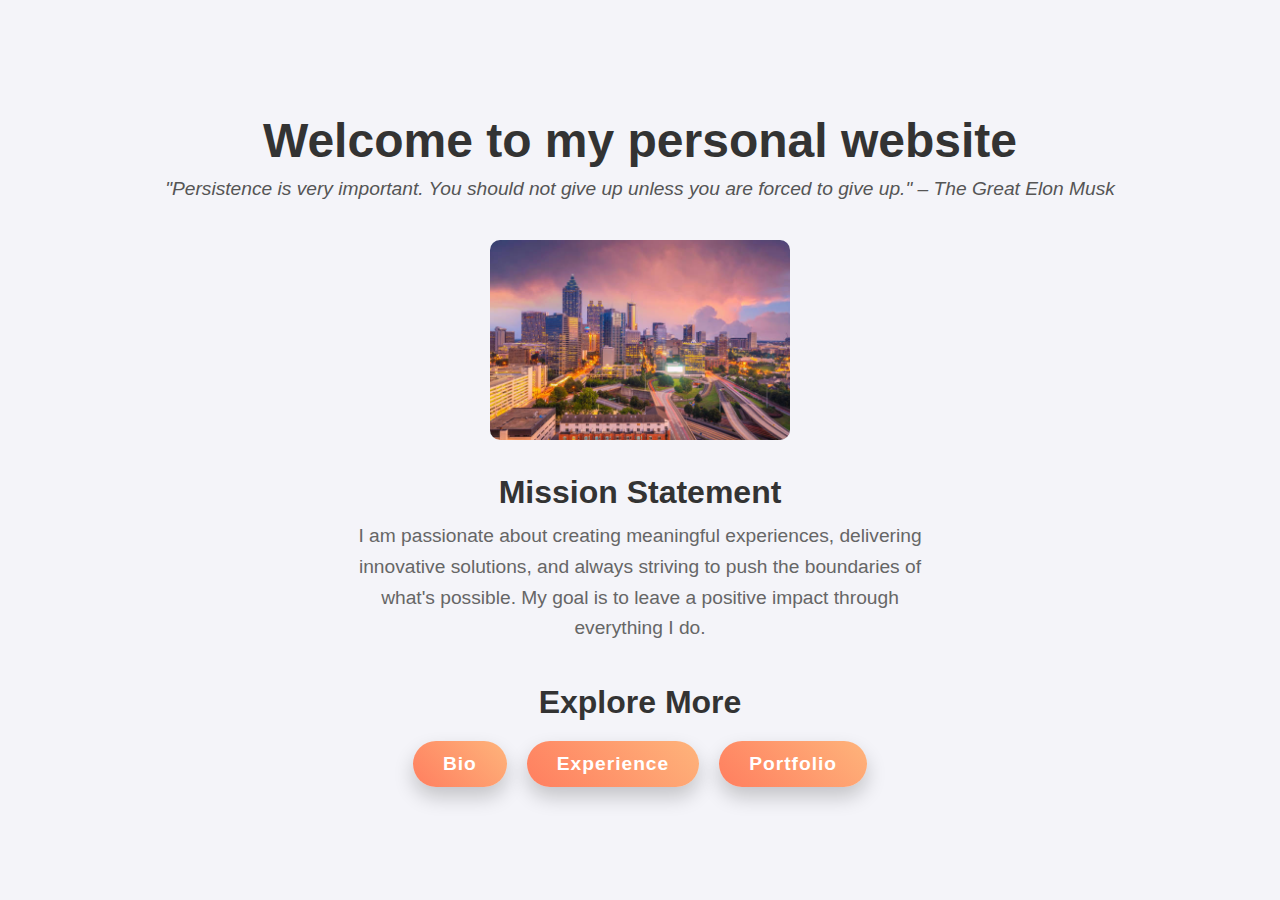
<file: index.html>
<!DOCTYPE html>
<html lang="en">
<head>
    <meta charset="UTF-8">
    <meta name="viewport" content="width=device-width, initial-scale=1.0">
    <title>Home Page</title>
    <link rel="stylesheet" href="styles.css"> <!-- Linking to the CSS file -->
</head>
<body>

    <!-- Main Container -->
    <div class="container">

        <!-- Header Section -->
        <header class="header">
            <h1>Welcome to my personal website</h1>
            <p class="quote">"Persistence is very important. You should not give up unless you are forced to give up." – The Great Elon Musk </p>
        </header>

        <!-- Main Content Section -->
        <section class="main-content">

            <!-- Image Section -->
            <div class="image-section">
                <img src="AtlPhoto.jpg" alt="A beautiful image" class="profile-image">
            </div>

            <!-- Mission Statement Section -->
            <div class="text-section">
                <h2>Mission Statement</h2>
                <p>I am passionate about creating meaningful experiences, delivering innovative solutions, and always striving to push the boundaries of what's possible. My goal is to leave a positive impact through everything I do.</p>
            </div>

        </section>

        <section class="nav-panel">
            <h2>Explore More</h2>
            <div class="nav-buttons">
                <a href="https://salmanafsal.github.io/PortfolioW3Project/Bio.html" class="button">Bio</a>
                <a href="https://salmanafsal.github.io/PortfolioW3Project/Experience.html" class="button">Experience</a>
                <a href="https://salmanafsal.github.io/PortfolioW3Project/Portfolio.html" class="button">Portfolio</a>
               
            </div>
        </section>

    </div>

</body>
</html>
</file>
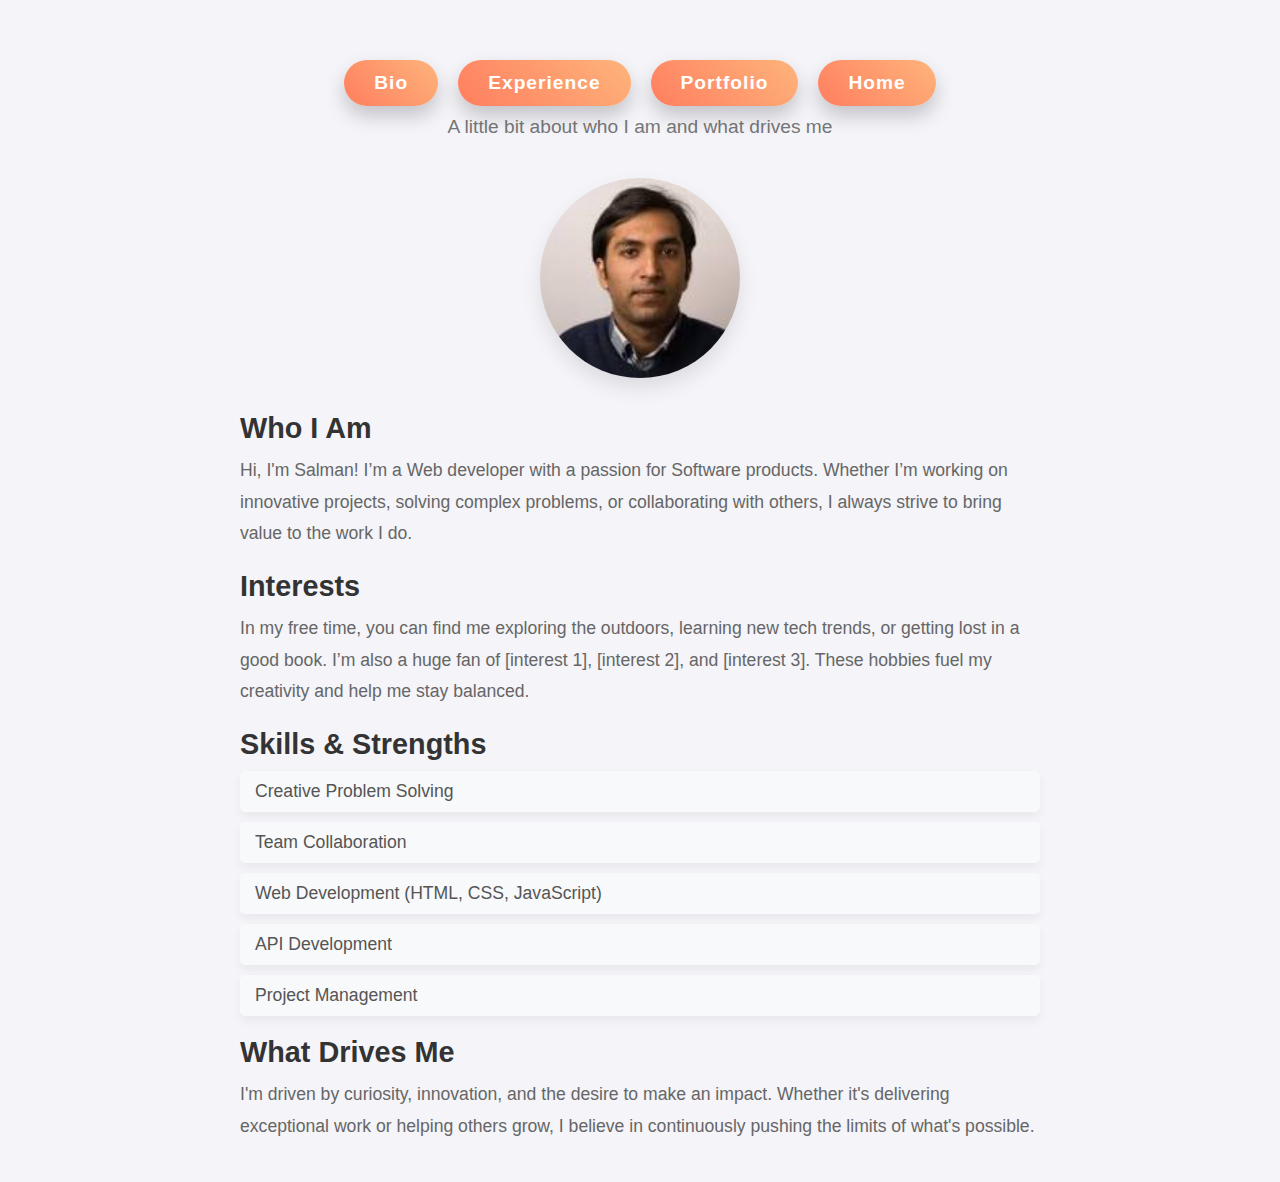
<file: Bio.html>
<!DOCTYPE html>
<html lang="en">
<head>
    <meta charset="UTF-8">
    <meta name="viewport" content="width=device-width, initial-scale=1.0">
    <title>Bio Page</title>
    <link rel="stylesheet" href="stylesbio.css"> <!-- Linking to the CSS file -->
</head>
<body>

    <!-- Main Container -->


    <div class="container">

        <section class="nav-panel">
         
            <div class="nav-buttons">
                <a href="https://salmanafsal.github.io/PortfolioW3Project/Bio.html" class="button">Bio</a>
                <a href="https://salmanafsal.github.io/PortfolioW3Project/Experience.html" class="button">Experience</a>
                <a href="https://salmanafsal.github.io/PortfolioW3Project/Portfolio.html" class="button">Portfolio</a>
                <a href="https://salmanafsal.github.io/PortfolioW3Project/index.html" class="button">Home</a>
            </div>
        </section>
       

        <div id="navbar-container"></div>
        <!-- Header Section -->
        <header class="bio-header">
          
            <p class="tagline">A little bit about who I am and what drives me</p>
        </header>


        <!-- Bio Section -->
        <section class="bio-content">

            <!-- Profile Image -->
            <div class="bio-image">
                <img src="SalPhoto.jpeg" alt="Your Profile Image" class="profile-pic">
            </div>

            <!-- Bio Information -->
            <div class="bio-info">
                <h2>Who I Am</h2>
                <p>Hi, I'm Salman! I’m a Web developer with a passion for Software products. Whether I’m working on innovative projects, solving complex problems, or collaborating with others, I always strive to bring value to the work I do.</p>

                <h2>Interests</h2>
                <p>In my free time, you can find me exploring the outdoors, learning new tech trends, or getting lost in a good book. I’m also a huge fan of [interest 1], [interest 2], and [interest 3]. These hobbies fuel my creativity and help me stay balanced.</p>

                <h2>Skills & Strengths</h2>
                <ul class="skills-list">
                    <li>Creative Problem Solving</li>
                    <li>Team Collaboration</li>
                    <li>Web Development (HTML, CSS, JavaScript)</li>
                    <li>API Development</li>
                    <li>Project Management</li>
                </ul>

                <h2>What Drives Me</h2>
                <p>I'm driven by curiosity, innovation, and the desire to make an impact. Whether it's delivering exceptional work or helping others grow, I believe in continuously pushing the limits of what's possible.</p>
            </div>

        </section>

    </div>
   
</body>
</html>
</file>
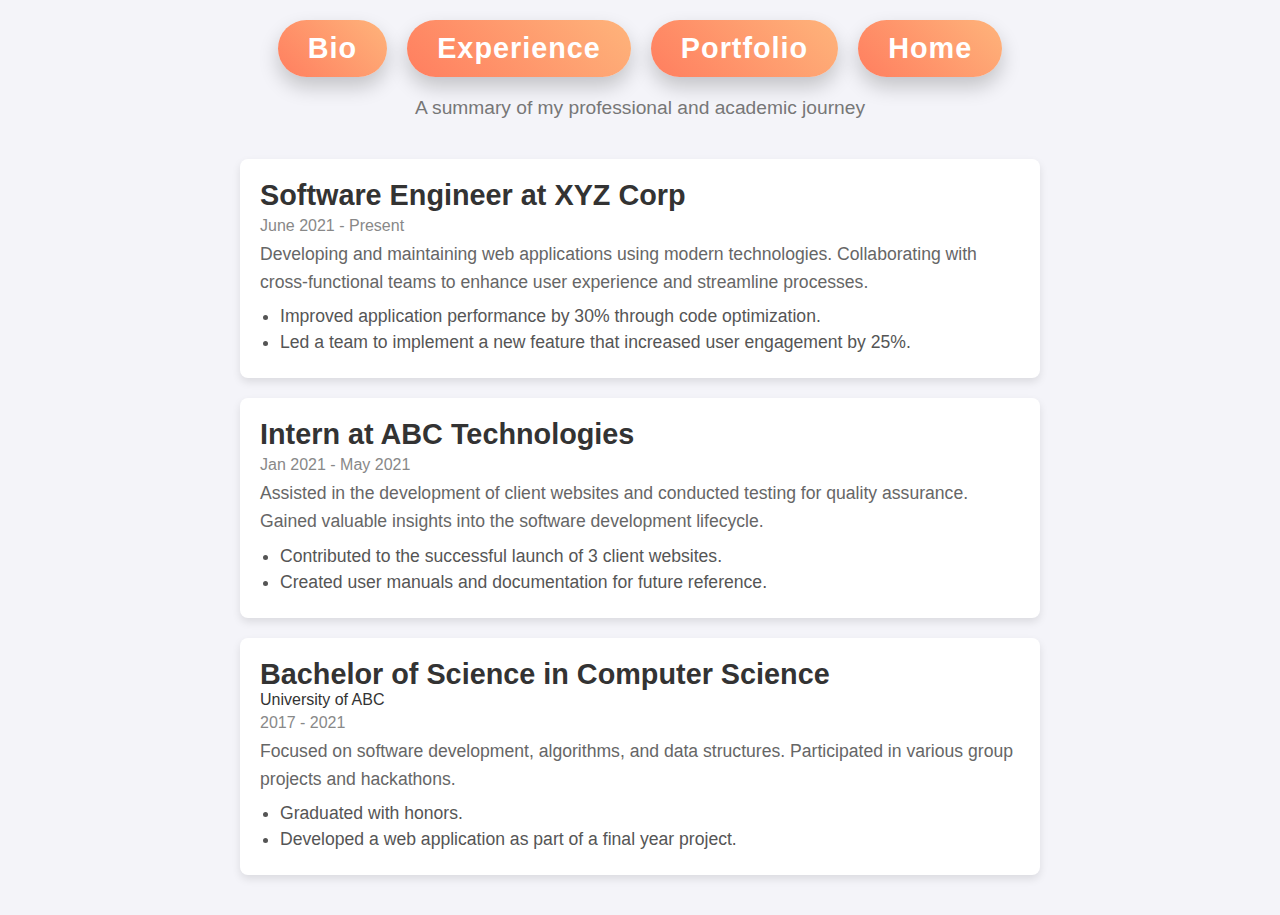
<file: Experience.html>
<!DOCTYPE html>
<html lang="en">
<head>
    <meta charset="UTF-8">
    <meta name="viewport" content="width=device-width, initial-scale=1.0">
    <title>Experience Page</title>
    <link rel="stylesheet" href="stylesExp.css"> <!-- Linking to the CSS file -->
</head>
<body>

    <!-- Main Container -->
    <div class="container">
        
        <section class="nav-panel">
         
            <div class="nav-buttons">
                <a href="https://salmanafsal.github.io/PortfolioW3Project/Bio.html" class="button">Bio</a>
                <a href="https://salmanafsal.github.io/PortfolioW3Project/Experience.html" class="button">Experience</a>
                <a href="https://salmanafsal.github.io/PortfolioW3Project/Portfolio.html" class="button">Portfolio</a>
                <a href="https://salmanafsal.github.io/PortfolioW3Project/index.html" class="button">Home</a>
            </div>
        </section>


        <!-- Header Section -->
        <header class="experience-header">
        
            <p class="tagline">A summary of my professional and academic journey</p>
        </header>

        <!-- Experience Content Section -->
        <section class="experience-content">

            <!-- Professional Experience -->
            <div class="experience-item">
                <h2>Software Engineer at XYZ Corp</h2>
                <p class="date">June 2021 - Present</p>
                <p class="description">Developing and maintaining web applications using modern technologies. Collaborating with cross-functional teams to enhance user experience and streamline processes.</p>
                <ul class="accomplishments">
                    <li>Improved application performance by 30% through code optimization.</li>
                    <li>Led a team to implement a new feature that increased user engagement by 25%.</li>
                </ul>
            </div>

            <!-- Previous Experience -->
            <div class="experience-item">
                <h2>Intern at ABC Technologies</h2>
                <p class="date">Jan 2021 - May 2021</p>
                <p class="description">Assisted in the development of client websites and conducted testing for quality assurance. Gained valuable insights into the software development lifecycle.</p>
                <ul class="accomplishments">
                    <li>Contributed to the successful launch of 3 client websites.</li>
                    <li>Created user manuals and documentation for future reference.</li>
                </ul>
            </div>

            <!-- Education Section -->
            <div class="education-item">
                <h2>Bachelor of Science in Computer Science</h2>
                <p class="school">University of ABC</p>
                <p class="date">2017 - 2021</p>
                <p class="description">Focused on software development, algorithms, and data structures. Participated in various group projects and hackathons.</p>
                <ul class="accomplishments">
                    <li>Graduated with honors.</li>
                    <li>Developed a web application as part of a final year project.</li>
                </ul>
            </div>

        </section>

    </div>

</body>
</html>
</file>
<file: styles.css>
/* General Reset */
* {
    margin: 0;
    padding: 0;
    box-sizing: border-box;
}

body {
    font-family: Arial, sans-serif;
    background-color: #f4f4f9;
    color: #333;
}

/* Container Styling */
.container {
    display: flex;
    flex-direction: column;
    align-items: center;
    justify-content: center;
    min-height: 100vh;
    padding: 20px;
    text-align: center;
}

/* Header Styling */
.header {
    margin-bottom: 40px;
}

.header h1 {
    font-size: 3em;
    color: #333;
    margin-bottom: 10px;
}

.quote {
    font-size: 1.2em;
    color: #555;
    font-style: italic;
}

/* Main Content Section */
.main-content {
    display: flex;
    flex-direction: column;
    align-items: center;
    justify-content: space-around;
    gap: 30px;
}

/* Image Section */
.image-section {
    max-width: 300px;
}

.profile-image {
    width: 100%;
    height: auto;
    border-radius: 10px;
}

/* Text Section */
.text-section {
    max-width: 600px;
}

.text-section h2 {
    font-size: 2em;
    margin-bottom: 10px;
    color: #333;
}

.text-section p {
    font-size: 1.2em;
    color: #666;
    line-height: 1.6;
}

/* Navigation Panel Section */
.nav-panel {
    margin-top: 40px;
}

.nav-panel h2 {
    font-size: 2em;
    margin-bottom: 20px;
    color: #333;
}

.nav-buttons {
    display: flex;
    gap: 20px;
}

/* Fancy Button Styling */
.button {
    padding: 12px 30px;
    background: linear-gradient(45deg, #ff7e5f, #feb47b); /* Gradient Background */
    color: #fff;
    text-decoration: none;
    border-radius: 50px;
    font-size: 1.2em;
    font-weight: bold;
    letter-spacing: 1px;
    box-shadow: 0px 10px 20px rgba(0, 0, 0, 0.2);
    transition: all 0.3s ease; /* Smooth transition for hover effects */
    position: relative;
    overflow: hidden;
}

.button:hover {
    box-shadow: 0px 15px 30px rgba(0, 0, 0, 0.4);
    transform: translateY(-5px); /* Move the button up slightly */
}

.button::before {
    content: '';
    position: absolute;
    top: 0;
    left: 0;
    width: 100%;
    height: 300%;
    background: rgba(255, 255, 255, 0.2);
    transition: all 0.4s ease;
    transform: translateY(-100%);
}

.button:hover::before {
    transform: translateY(0);
}

.button:active {
    transform: translateY(0); /* Return to normal on click */
    box-shadow: 0px 10px 20px rgba(0, 0, 0, 0.2);
}
</file>
<file: stylesbio.css>
/* General Reset */
* {
    margin: 0;
    padding: 0;
    box-sizing: border-box;
}

body {
    font-family: 'Arial', sans-serif;
    background-color: #f4f4f9;
    color: #333;
}

/* Container Styling */
.container {
    display: flex;
    flex-direction: column;
    align-items: center;
    justify-content: center;
    padding: 20px;
    min-height: 100vh;
}

.nav-panel {
    margin-top: 40px;
}

.nav-panel h2 {
    font-size: 2em;
    margin-bottom: 20px;
    color: #333;
}

.nav-buttons {
    display: flex;
    gap: 20px;
}


/* Header Section Styling */
.bio-header {
    text-align: center;
    margin-bottom: 40px;
}

.bio-header h1 {
    font-size: 3em;
    color: #333;
}

.tagline {
    font-size: 1.2em;
    color: #777;
    margin-top: 10px;
}

/* Bio Content Section */
.bio-content {
    display: flex;
    flex-direction: column;
    align-items: center;
    max-width: 800px;
    text-align: left;
}

/* Profile Image Styling */
.bio-image {
    margin-bottom: 30px;
}

.profile-pic {
    width: 200px;
    height: 200px;
    border-radius: 50%;
    object-fit: cover;
    box-shadow: 0 10px 20px rgba(0, 0, 0, 0.1);
}

/* Bio Info Styling */
.bio-info h2 {
    font-size: 1.8em;
    margin-bottom: 10px;
    color: #333;
}

.bio-info p {
    font-size: 1.1em;
    color: #666;
    line-height: 1.8;
    margin-bottom: 20px;
}

.skills-list {
    list-style: none;
    padding: 0;
    margin-bottom: 20px;
}

.skills-list li {
    font-size: 1.1em;
    color: #555;
    background-color: #f8f9fa;
    padding: 10px 15px;
    border-radius: 5px;
    margin-bottom: 10px;
    box-shadow: 0 5px 10px rgba(0, 0, 0, 0.05);
}

.button {
    padding: 12px 30px;
    background: linear-gradient(45deg, #ff7e5f, #feb47b); /* Gradient Background */
    color: #fff;
    text-decoration: none;
    border-radius: 50px;
    font-size: 1.2em;
    font-weight: bold;
    letter-spacing: 1px;
    box-shadow: 0px 10px 20px rgba(0, 0, 0, 0.2);
    transition: all 0.3s ease; /* Smooth transition for hover effects */
    position: relative;
    overflow: hidden;
}

.button:hover {
    box-shadow: 0px 15px 30px rgba(0, 0, 0, 0.4);
    transform: translateY(-5px); /* Move the button up slightly */
}

.button::before {
    content: '';
    position: absolute;
    top: 0;
    left: 0;
    width: 100%;
    height: 300%;
    background: rgba(255, 255, 255, 0.2);
    transition: all 0.4s ease;
    transform: translateY(-100%);
}

.button:hover::before {
    transform: translateY(0);
}

.button:active {
    transform: translateY(0); /* Return to normal on click */
    box-shadow: 0px 10px 20px rgba(0, 0, 0, 0.2);
}
</file>
<file: stylesExp.css>
/* General Reset */
* {
    margin: 0;
    padding: 0;
    box-sizing: border-box;
}

body {
    font-family: 'Arial', sans-serif;
    background-color: #f4f4f9;
    color: #333;
}

/* Container Styling */
.container {
    display: flex;
    flex-direction: column;
    align-items: center;
    justify-content: center;
    padding: 20px;
    min-height: 100vh;
}

/* Header Section Styling */
.experience-header {
    text-align: center;
    margin-bottom: 40px;
}

.experience-header h1 {
    font-size: 3em;
    color: #333;
}

.tagline {
    font-size: 1.2em;
    color: #777;
    margin-top: 10px;
}

/* Experience Content Section */
.experience-content {
    display: flex;
    flex-direction: column;
    align-items: center;
    max-width: 800px;
    width: 100%;
}

/* Experience Item Styling */
.experience-item, .education-item {
    background: #fff;
    border-radius: 8px;
    padding: 20px;
    margin-bottom: 20px;
    width: 100%;
    box-shadow: 0 4px 8px rgba(0, 0, 0, 0.1);
}

.experience-item h2, .education-item h2 {
    font-size: 1.8em;
    color: #333;
}

.date {
    font-size: 1em;
    color: #888;
    margin: 5px 0;
}

.description {
    font-size: 1.1em;
    color: #666;
    line-height: 1.6;
    margin-bottom: 10px;
}

.accomplishments {
    list-style-type: disc;
    padding-left: 20px;
    margin-top: 10px;
}

.accomplishments li {
    font-size: 1.1em;
    color: #555;
    margin-bottom: 5px;
}



.nav-panel {
    font-size: 1.5em;
    margin-bottom: 10px;
    color: #333;
}

.nav-buttons {
    display: flex;
    gap: 20px;
}
.nav-panel h2 {
    font-size: 1em;
    margin-bottom: 10px;
    color: #333;
}
/* Fancy Button Styling */
.button {
    padding: 12px 30px;
    background: linear-gradient(45deg, #ff7e5f, #feb47b); /* Gradient Background */
    color: #fff;
    text-decoration: none;
    border-radius: 50px;
    font-size: 1.2em;
    font-weight: bold;
    letter-spacing: 1px;
    box-shadow: 0px 10px 20px rgba(0, 0, 0, 0.2);
    transition: all 0.3s ease; /* Smooth transition for hover effects */
    position: relative;
    overflow: hidden;
}

.button:hover {
    box-shadow: 0px 15px 30px rgba(0, 0, 0, 0.4);
    transform: translateY(-5px); /* Move the button up slightly */
}

.button::before {
    content: '';
    position: absolute;
    top: 0;
    left: 0;
    width: 100%;
    height: 300%;
    background: rgba(255, 255, 255, 0.2);
    transition: all 0.4s ease;
    transform: translateY(-100%);
}

.button:hover::before {
    transform: translateY(0);
}

.button:active {
    transform: translateY(0); /* Return to normal on click */
    box-shadow: 0px 10px 20px rgba(0, 0, 0, 0.2);
}
</file>
